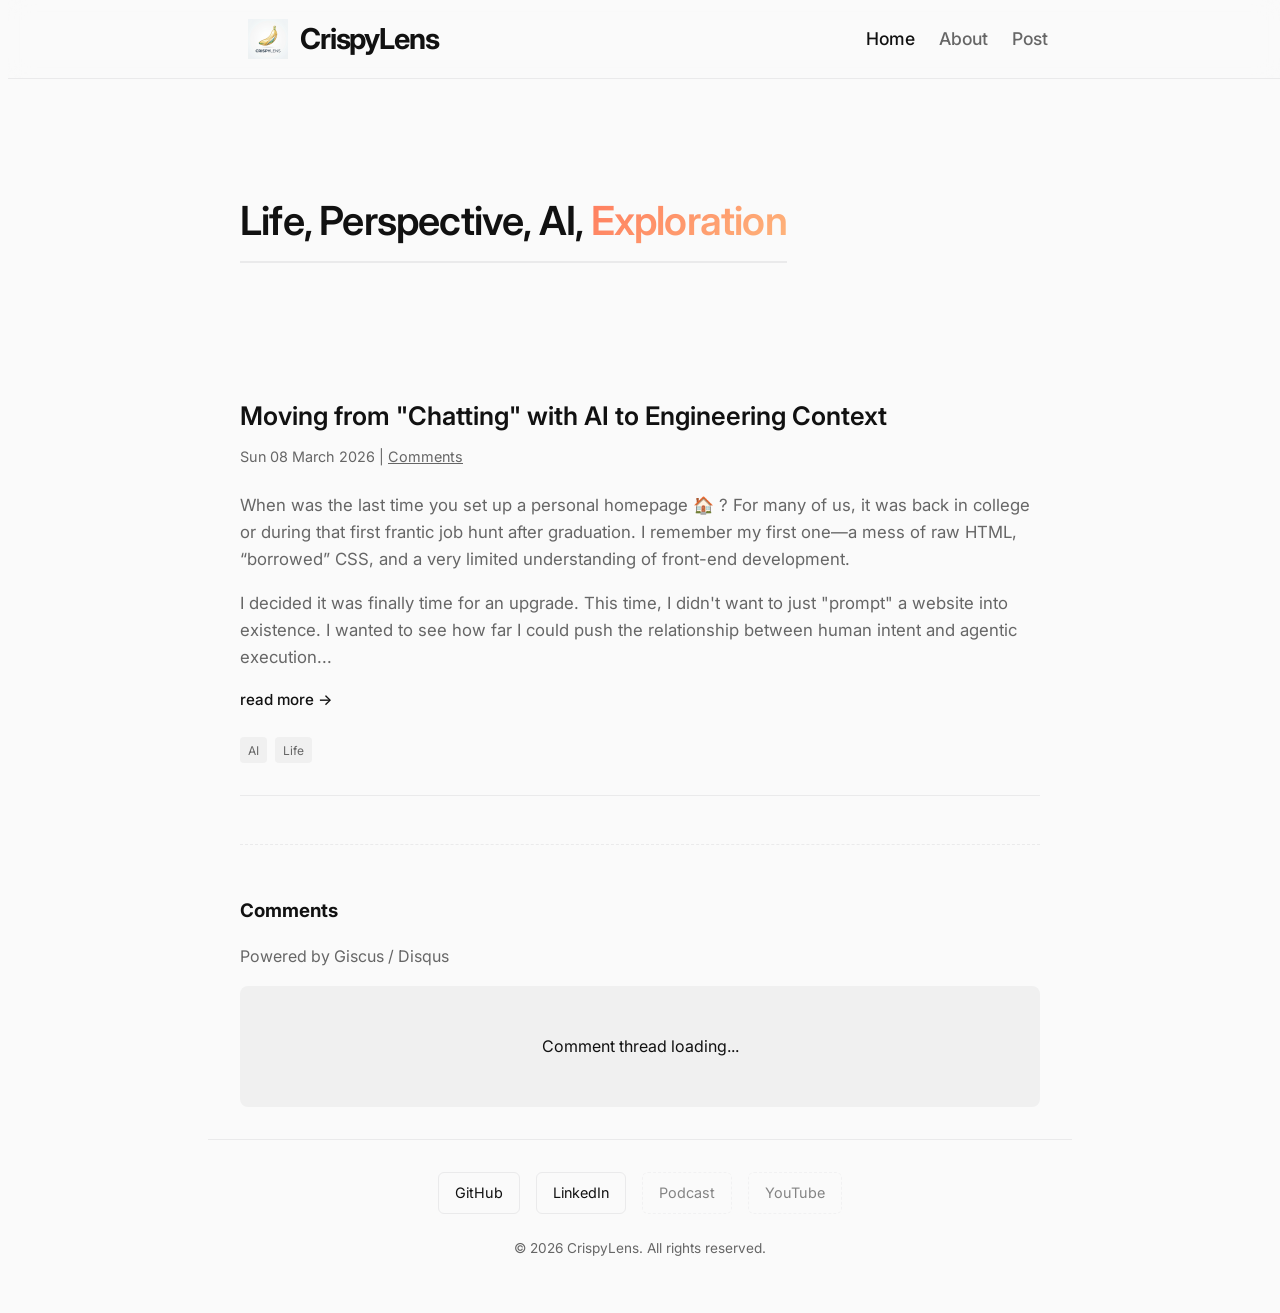
<file: index.html>
<!DOCTYPE html>
<html lang="en">

<head>
    <meta charset="UTF-8">
    <meta name="viewport" content="width=device-width, initial-scale=1.0">
    <title>CrispyLens | Shaping AI & Business</title>
    <link rel="stylesheet" href="styles.css">
    <link rel="preconnect" href="https://fonts.googleapis.com">
    <link rel="preconnect" href="https://fonts.gstatic.com" crossorigin>
    <link href="https://fonts.googleapis.com/css2?family=Inter:wght@300;400;500;600&display=swap" rel="stylesheet">
</head>

<body>

    <nav class="top-nav">
        <div class="nav-container">
            <a href="index.html" class="logo">
                <img src="logo2.png" alt="CrispyLens Icon" class="logo-img">
                CrispyLens
            </a>
            <div class="nav-links">
                <a href="index.html" class="active">Home</a>
                <a href="about.html">About</a>
                <a href="#post">Post</a>
            </div>
        </div>
    </nav>

    <main class="content-container">

        <!-- HOME SECTION -->
        <section id="home" class="page-section active-section">
            <div class="hero">
                <h1 class="hero-title">Life, Perspective, AI, <span class="gradient-text">Exploration</span></h1>
            </div>



            <div id="post" class="post-list">
                <!-- Post Item: Context Engineering -->
                <article class="post-item">
                    <h2 class="post-title" style="margin-bottom: 0.5rem;"><a
                            href="posts/context-engineering.html">Moving from "Chatting" with AI to
                            Engineering Context</a></h2>
                    <div class="post-meta" style="margin-bottom: 1.5rem;">Sun 08 March 2026 | <a
                            href="posts/context-engineering.html#comments"
                            style="color: inherit; text-decoration: underline;">Comments</a></div>
                    <div class="post-excerpt">
                        <p style="margin-bottom: 1rem;">When was the last time you set up a personal homepage 🏠 ? For
                            many of us, it was back in college or during that first frantic job hunt after graduation. I
                            remember my first one—a mess of raw HTML, “borrowed” CSS, and a very limited understanding
                            of front-end development.</p>
                        <p style="margin-bottom: 1rem;">I decided it was finally time for an upgrade. This time, I
                            didn't want to just "prompt" a website into existence. I wanted to see how far I could push
                            the relationship between human intent and agentic execution...</p>
                        <a href="posts/context-engineering.html" class="read-more">read more &rarr;</a>
                    </div>
                    <div class="tags" style="margin-top: 1.5rem;">
                        <span class="card-tag">AI</span>
                        <span class="card-tag">Life</span>
                    </div>
                </article>
            </div>


            <!-- Comments Placeholder -->
            <div id="comments" class="comments-section">
                <h3>Comments</h3>
                <p style="color: var(--text-secondary); margin-bottom: 1rem;">Powered by Giscus / Disqus</p>
                <div style="background: var(--hover-bg); padding: 2rem; text-align: center; border-radius: 8px;">
                    <p>Comment thread loading...</p>
                </div>
            </div>

        </section>

    </main>

    <footer>
        <div class="social-links" style="justify-content: center; margin-bottom: 1.5rem;">
            <a href="#" class="social-btn">GitHub</a>
            <a href="#" class="social-btn">LinkedIn</a>
            <a href="#" class="social-btn disabled" title="Coming Soon">Podcast</a>
            <a href="#" class="social-btn disabled" title="Coming Soon">YouTube</a>
        </div>
        <p>&copy; 2026 CrispyLens. All rights reserved.</p>
    </footer>



</html>
</file>
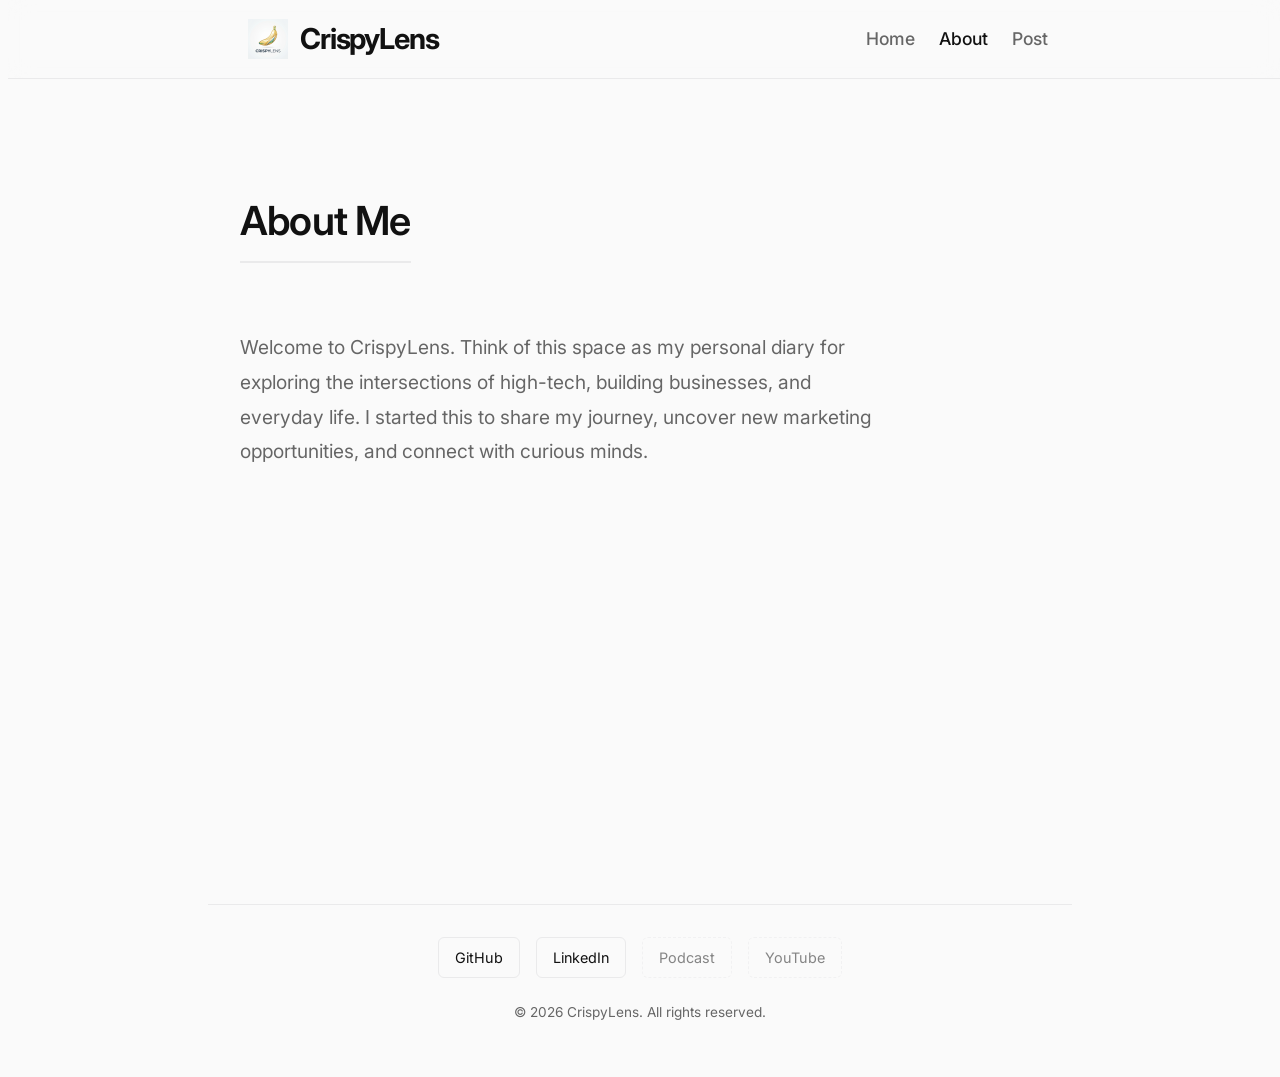
<file: about.html>
<!DOCTYPE html>
<html lang="en">

<head>
    <meta charset="UTF-8">
    <meta name="viewport" content="width=device-width, initial-scale=1.0">
    <title>About | CrispyLens</title>
    <link rel="stylesheet" href="styles.css">
    <link href="https://fonts.googleapis.com/css2?family=Inter:wght@300;400;500;600;700&display=swap" rel="stylesheet">
</head>

<body>
    <nav class="top-nav">
        <div class="nav-container">
            <a href="index.html" class="logo">
                <img src="logo2.png" alt="CrispyLens Icon" class="logo-img">
                CrispyLens
            </a>
            <div class="nav-links">
                <a href="index.html">Home</a>
                <a href="about.html" class="active">About</a>
                <a href="index.html#post">Post</a>
            </div>
        </div>
    </nav>
    <main class="content-container">
        <section class="page-section active-section">
            <div class="hero">
                <h1 class="hero-title">About Me</h1>
                <p class="hero-bio" style="font-size: 1.2rem; line-height: 1.8;">
                    Welcome to CrispyLens. Think of this space as my personal diary for exploring the intersections of
                    high-tech, building businesses, and everyday life. I started this to share my journey, uncover new
                    marketing opportunities, and connect with curious minds.
                </p>
            </div>
        </section>
    </main>
    <footer>
        <div class="social-links" style="justify-content: center; margin-bottom: 1.5rem;">
            <a href="#" class="social-btn">GitHub</a>
            <a href="#" class="social-btn">LinkedIn</a>
            <a href="#" class="social-btn disabled" title="Coming Soon">Podcast</a>
            <a href="#" class="social-btn disabled" title="Coming Soon">YouTube</a>
        </div>
        <p>&copy; 2026 CrispyLens. All rights reserved.</p>
    </footer>
</body>

</html>
</file>
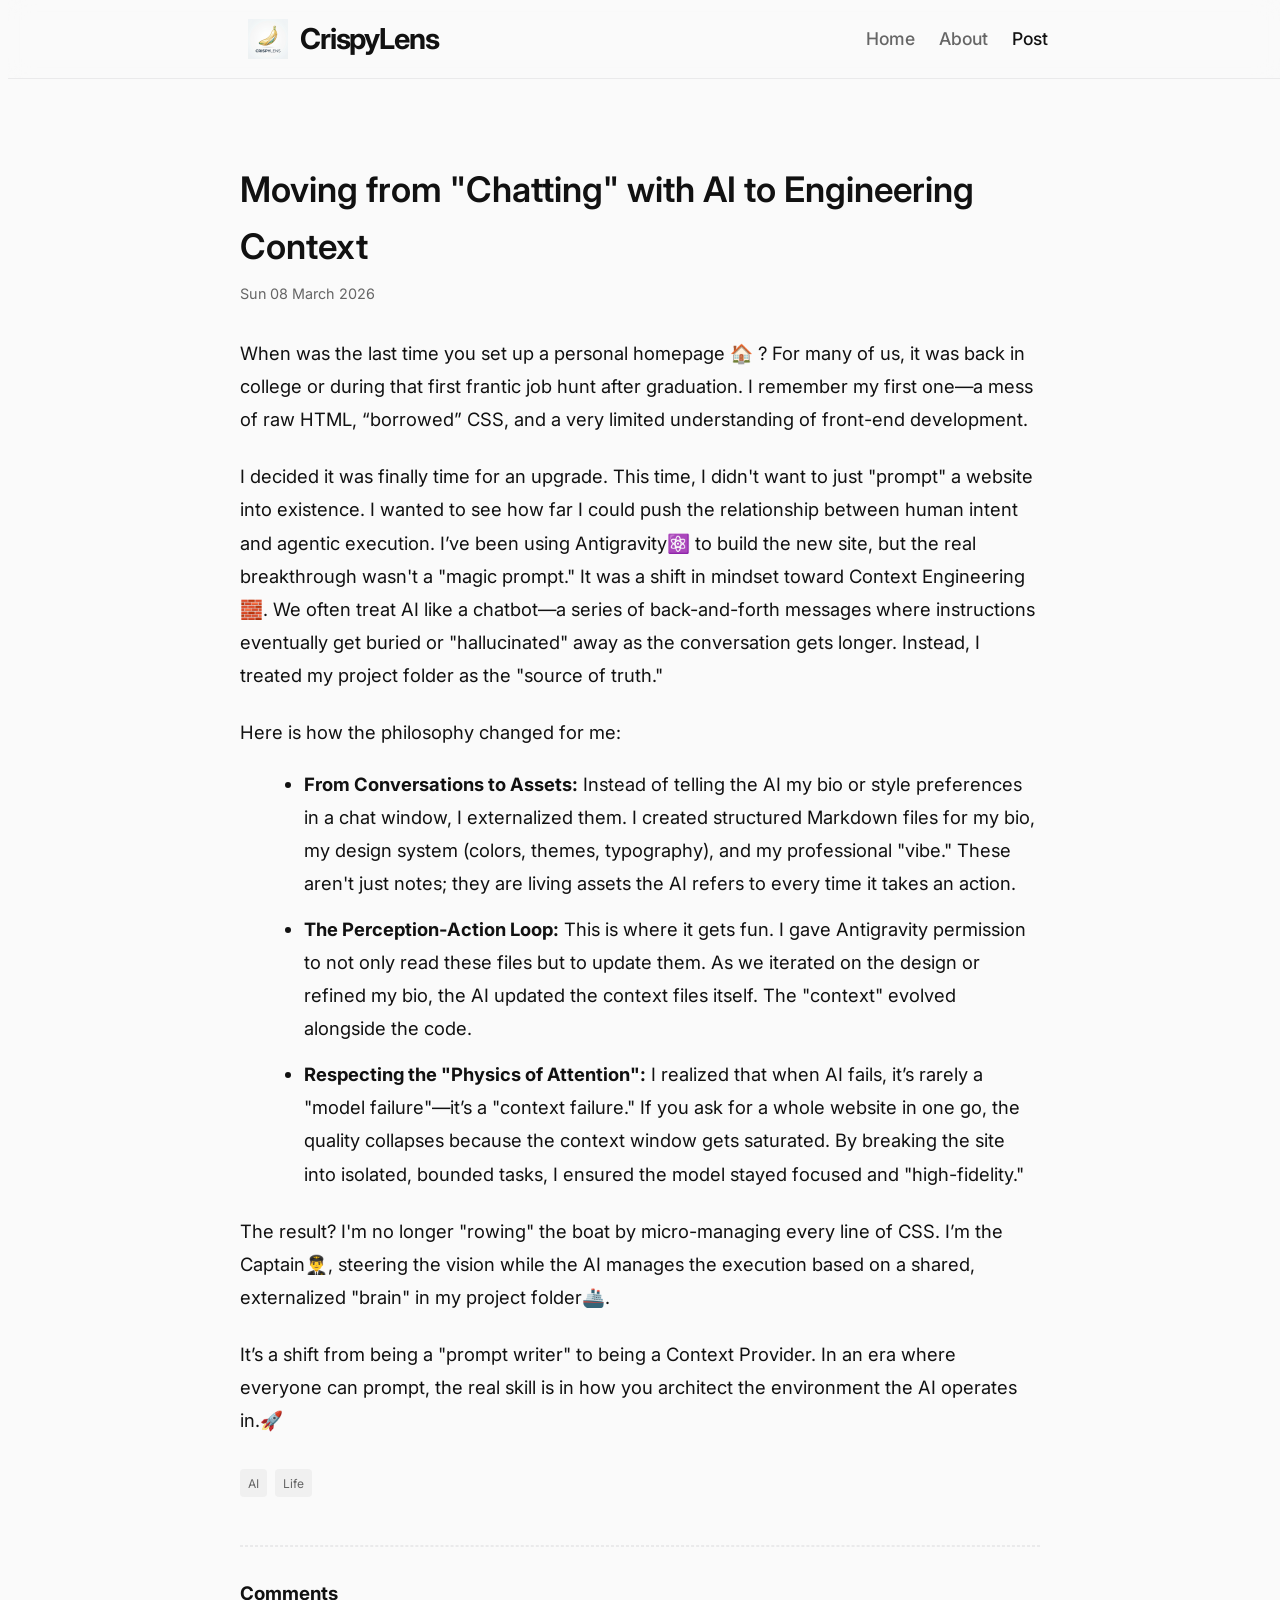
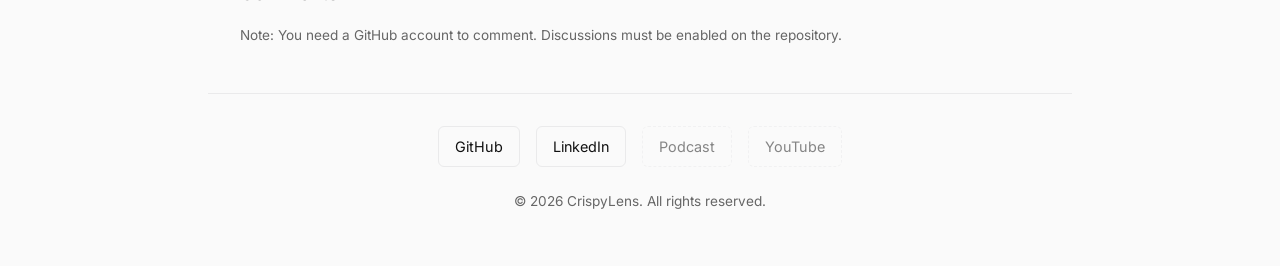
<file: posts/context-engineering.html>
<!DOCTYPE html>
<html lang="en">

<head>
    <meta charset="UTF-8">
    <meta name="viewport" content="width=device-width, initial-scale=1.0">
    <title>Moving from "Chatting" with AI to Engineering Context | CrispyLens</title>
    <link rel="stylesheet" href="../styles.css">
    <link href="https://fonts.googleapis.com/css2?family=Inter:wght@300;400;500;600;700&display=swap" rel="stylesheet">
</head>

<body>
    <nav class="top-nav">
        <div class="nav-container">
            <a href="../index.html" class="logo">
                <img src="../logo2.png" alt="CrispyLens Icon" class="logo-img">
                CrispyLens
            </a>
            <div class="nav-links">
                <a href="../index.html">Home</a>
                <a href="../about.html">About</a>
                <a href="../index.html#post" class="active">Post</a>
            </div>
        </div>
    </nav>
    <main class="content-container">
        <article class="post-item" style="border: none; box-shadow: none; padding: 0;">
            <h1 class="post-title" style="font-size: 2.2rem; margin-bottom: 0.5rem;">Moving from "Chatting" with AI to
                Engineering Context</h1>
            <div class="post-meta" style="margin-bottom: 2rem;">Sun 08 March 2026</div>
            <div class="post-content" style="font-size: 1.15rem; line-height: 1.8; color: var(--text-primary);">
                <p style="margin-bottom: 1.5rem;">When was the last time you set up a personal homepage 🏠 ? For many of
                    us, it was back in college or during that first frantic job hunt after graduation. I remember my
                    first one—a mess of raw HTML, “borrowed” CSS, and a very limited understanding of front-end
                    development.</p>
                <p style="margin-bottom: 1.5rem;">I decided it was finally time for an upgrade. This time, I didn't want
                    to just "prompt" a website into existence. I wanted to see how far I could push the relationship
                    between human intent and agentic execution. I’ve been using Antigravity⚛️ to build the new site, but
                    the real breakthrough wasn't a "magic prompt." It was a shift in mindset toward Context Engineering
                    🧱. We often treat AI like a chatbot—a series of back-and-forth messages where instructions
                    eventually get buried or "hallucinated" away as the conversation gets longer. Instead, I treated my
                    project folder as the "source of truth."</p>
                <p style="margin-bottom: 1rem;">Here is how the philosophy changed for me:</p>
                <ul style="margin-left: 1.5rem; margin-bottom: 1.5rem;">
                    <li style="margin-bottom: 0.8rem;"><strong>From Conversations to Assets:</strong> Instead of telling
                        the AI my bio or style preferences in a chat window, I externalized them. I created structured
                        Markdown files for my bio, my design system (colors, themes, typography), and my professional
                        "vibe." These aren't just notes; they are living assets the AI refers to every time it takes an
                        action.</li>
                    <li style="margin-bottom: 0.8rem;"><strong>The Perception-Action Loop:</strong> This is where it
                        gets fun. I gave Antigravity permission to not only read these files but to update them. As we
                        iterated on the design or refined my bio, the AI updated the context files itself. The "context"
                        evolved alongside the code.</li>
                    <li style="margin-bottom: 0.8rem;"><strong>Respecting the "Physics of Attention":</strong> I
                        realized that when AI fails, it’s rarely a "model failure"—it’s a "context failure." If you ask
                        for a whole website in one go, the quality collapses because the context window gets saturated.
                        By breaking the site into isolated, bounded tasks, I ensured the model stayed focused and
                        "high-fidelity."</li>
                </ul>
                <p style="margin-bottom: 1.5rem;">The result? I'm no longer "rowing" the boat by micro-managing every
                    line of CSS. I’m the Captain👨‍✈️, steering the vision while the AI manages the execution based on a
                    shared, externalized "brain" in my project folder🚢.</p>
                <p style="margin-bottom: 2rem;">It’s a shift from being a "prompt writer" to being a Context Provider.
                    In an era where everyone can prompt, the real skill is in how you architect the environment the AI
                    operates in.🚀</p>

                <div class="tags" style="margin-top: 1.5rem; margin-bottom: 3rem;">
                    <span class="card-tag">AI</span>
                    <span class="card-tag">Life</span>
                </div>
            </div>

            <hr style="border: 1px dashed var(--border-color); margin-bottom: 2rem;">

            <div id="comments" class="comments-section" style="margin-top: 0; padding-top: 0; border: none;">
                <h3 style="margin-bottom: 1rem;">Comments</h3>
                <!-- Utterances Comments Widget -->
                <script src="https://utteranc.es/client.js" repo="iloveeatsugar/crispylens-homepage"
                    issue-term="pathname" theme="github-light" crossorigin="anonymous" async>
                    </script>
                <p style="font-size: 0.85rem; color: var(--text-secondary); margin-top: 1rem;">Note: You need a GitHub
                    account to comment. Discussions must be enabled on the repository.</p>
            </div>
        </article>
    </main>
    <footer>
        <div class="social-links" style="justify-content: center; margin-bottom: 1.5rem;">
            <a href="#" class="social-btn">GitHub</a>
            <a href="#" class="social-btn">LinkedIn</a>
            <a href="#" class="social-btn disabled" title="Coming Soon">Podcast</a>
            <a href="#" class="social-btn disabled" title="Coming Soon">YouTube</a>
        </div>
        <p>&copy; 2026 CrispyLens. All rights reserved.</p>
    </footer>
</body>

</html>
</file>
<file: styles.css>
:root {
    --bg-color: #fafafa;
    --text-primary: #111111;
    --text-secondary: #666666;
    --border-color: #eaeaeb;
    --hover-bg: #f0f0f0;
    --accent-color: #000000;
    --gradient-start: #ff7e5f;
    --gradient-end: #feb47b;
}

global {
    box-sizing: border-box;
    margin: 0;
    padding: 0;
}

*,
*::before,
*::after {
    box-sizing: inherit;
}

body {
    background-color: var(--bg-color);
    color: var(--text-primary);
    font-family: 'Inter', -apple-system, BlinkMacSystemFont, "Segoe UI", Roboto, Helvetica, Arial, sans-serif;
    line-height: 1.6;
    -webkit-font-smoothing: antialiased;
    -moz-osx-font-smoothing: grayscale;
}

/* Navigation */
.top-nav {
    position: fixed;
    top: 0;
    width: 100%;
    background-color: rgba(250, 250, 250, 0.85);
    backdrop-filter: blur(12px);
    -webkit-backdrop-filter: blur(12px);
    border-bottom: 1px solid var(--border-color);
    z-index: 1000;
}

.nav-container {
    max-width: 800px;
    margin: 0 auto;
    padding: 1rem 2rem;
    display: flex;
    justify-content: space-between;
    align-items: center;
}

.logo {
    display: flex;
    align-items: center;
    font-weight: 700;
    font-size: 1.8rem;
    color: var(--text-primary);
    text-decoration: none;
    letter-spacing: -0.04em;
}

.logo-img {
    height: 40px;
    width: auto;
    margin-right: 12px;
}

.nav-links {
    display: flex;
    gap: 1.5rem;
}

.nav-links a {
    color: var(--text-secondary);
    text-decoration: none;
    font-size: 1.1rem;
    font-weight: 500;
    transition: color 0.2s ease;
}

.nav-links a:hover,
.nav-links a.active {
    color: var(--text-primary);
}

/* Layout */
.content-container {
    max-width: 800px;
    margin: 100px auto 0;
    padding: 2rem;
    min-height: calc(100vh - 160px);
}

/* Sections (SPA feel) */
.page-section {
    display: none;
    animation: fadeIn 0.4s ease-out;
}

.page-section.active-section {
    display: block;
}

@keyframes fadeIn {
    from {
        opacity: 0;
        transform: translateY(10px);
    }

    to {
        opacity: 1;
        transform: translateY(0);
    }
}

/* Hero Section */
.hero {
    margin-top: 2rem;
    margin-bottom: 4rem;
}

.hero-title {
    font-size: 2.5rem;
    font-weight: 600;
    line-height: 1.2;
    margin-bottom: 3rem;
    letter-spacing: -0.02em;
    border-bottom: 2px solid var(--border-color);
    padding-bottom: 1rem;
    display: inline-block;
}

.gradient-text {
    background: linear-gradient(135deg, var(--gradient-start) 0%, var(--gradient-end) 100%);
    -webkit-background-clip: text;
    -webkit-text-fill-color: transparent;
    background-clip: text;
}

.hero-bio {
    font-size: 1.1rem;
    color: var(--text-secondary);
    max-width: 650px;
    margin-bottom: 2.5rem;
    line-height: 1.7;
}

/* Buttons / Links */
.social-links {
    display: flex;
    gap: 1rem;
    flex-wrap: wrap;
}

.social-btn {
    display: inline-block;
    padding: 0.5rem 1rem;
    border: 1px solid var(--border-color);
    border-radius: 6px;
    color: var(--text-primary);
    text-decoration: none;
    font-size: 0.9rem;
    transition: all 0.2s ease;
    background: transparent;
}

.social-btn:hover:not(.disabled) {
    background: var(--hover-bg);
    border-color: #444;
}

.social-btn.disabled {
    opacity: 0.5;
    cursor: not-allowed;
    border-style: dashed;
}

/* Cards (for posts/education content) */
/* Blog Feed */
.post-list {
    display: flex;
    flex-direction: column;
    gap: 3rem;
}

.post-item {
    border-bottom: 1px solid var(--border-color);
    padding-bottom: 2rem;
}

.post-meta {
    font-size: 0.9rem;
    color: var(--text-secondary);
    margin-bottom: 0.5rem;
}

.post-title {
    font-size: 1.6rem;
    font-weight: 600;
    margin-bottom: 1rem;
}

.post-title a {
    color: var(--text-primary);
    text-decoration: none;
}

.post-title a:hover {
    text-decoration: underline;
}

.post-excerpt {
    font-size: 1.05rem;
    color: var(--text-secondary);
    margin-bottom: 1.5rem;
}

.read-more {
    font-weight: 500;
    color: var(--text-primary);
    text-decoration: none;
    font-size: 0.95rem;
}

.read-more:hover {
    text-decoration: underline;
}

.tags {
    margin-top: 1rem;
    display: flex;
    gap: 0.5rem;
}

.comments-section {
    margin-top: 3rem;
    padding-top: 2rem;
    border-top: 1px dashed var(--border-color);
}

.card {
    padding: 1.5rem;
    border: 1px solid var(--border-color);
    border-radius: 8px;
    background-color: transparent;
    transition: border-color 0.2s ease, transform 0.2s ease;
}

.card:hover {
    border-color: #444;
    transform: translateY(-2px);
}

.card h3 {
    font-size: 1.2rem;
    font-weight: 500;
    margin-top: 0;
    margin-bottom: 0.5rem;
}

.card p {
    color: var(--text-secondary);
    font-size: 0.95rem;
    margin-bottom: 1rem;
}

.card-tag {
    display: inline-block;
    font-size: 0.75rem;
    padding: 0.2rem 0.5rem;
    background: var(--hover-bg);
    border-radius: 4px;
    color: var(--text-secondary);
}

/* Global Headers */
.section-header {
    margin-bottom: 2rem;
}

.section-header h2 {
    font-size: 1.8rem;
    font-weight: 500;
    letter-spacing: -0.03em;
    margin-bottom: 0.5rem;
}

.section-header p {
    color: var(--text-secondary);
}

/* Footer */
footer {
    text-align: center;
    padding: 2rem;
    color: var(--text-secondary);
    font-size: 0.85rem;
    border-top: 1px solid var(--border-color);
    max-width: 800px;
    margin: 0 auto;
}

/* Responsive */
@media (max-width: 600px) {
    .nav-container {
        flex-direction: column;
        gap: 1rem;
        padding: 1rem;
    }

    .hero-title {
        font-size: 2.2rem;
    }

    .content-container {
        padding: 1rem;
        margin-top: 120px;
    }
}
</file>
